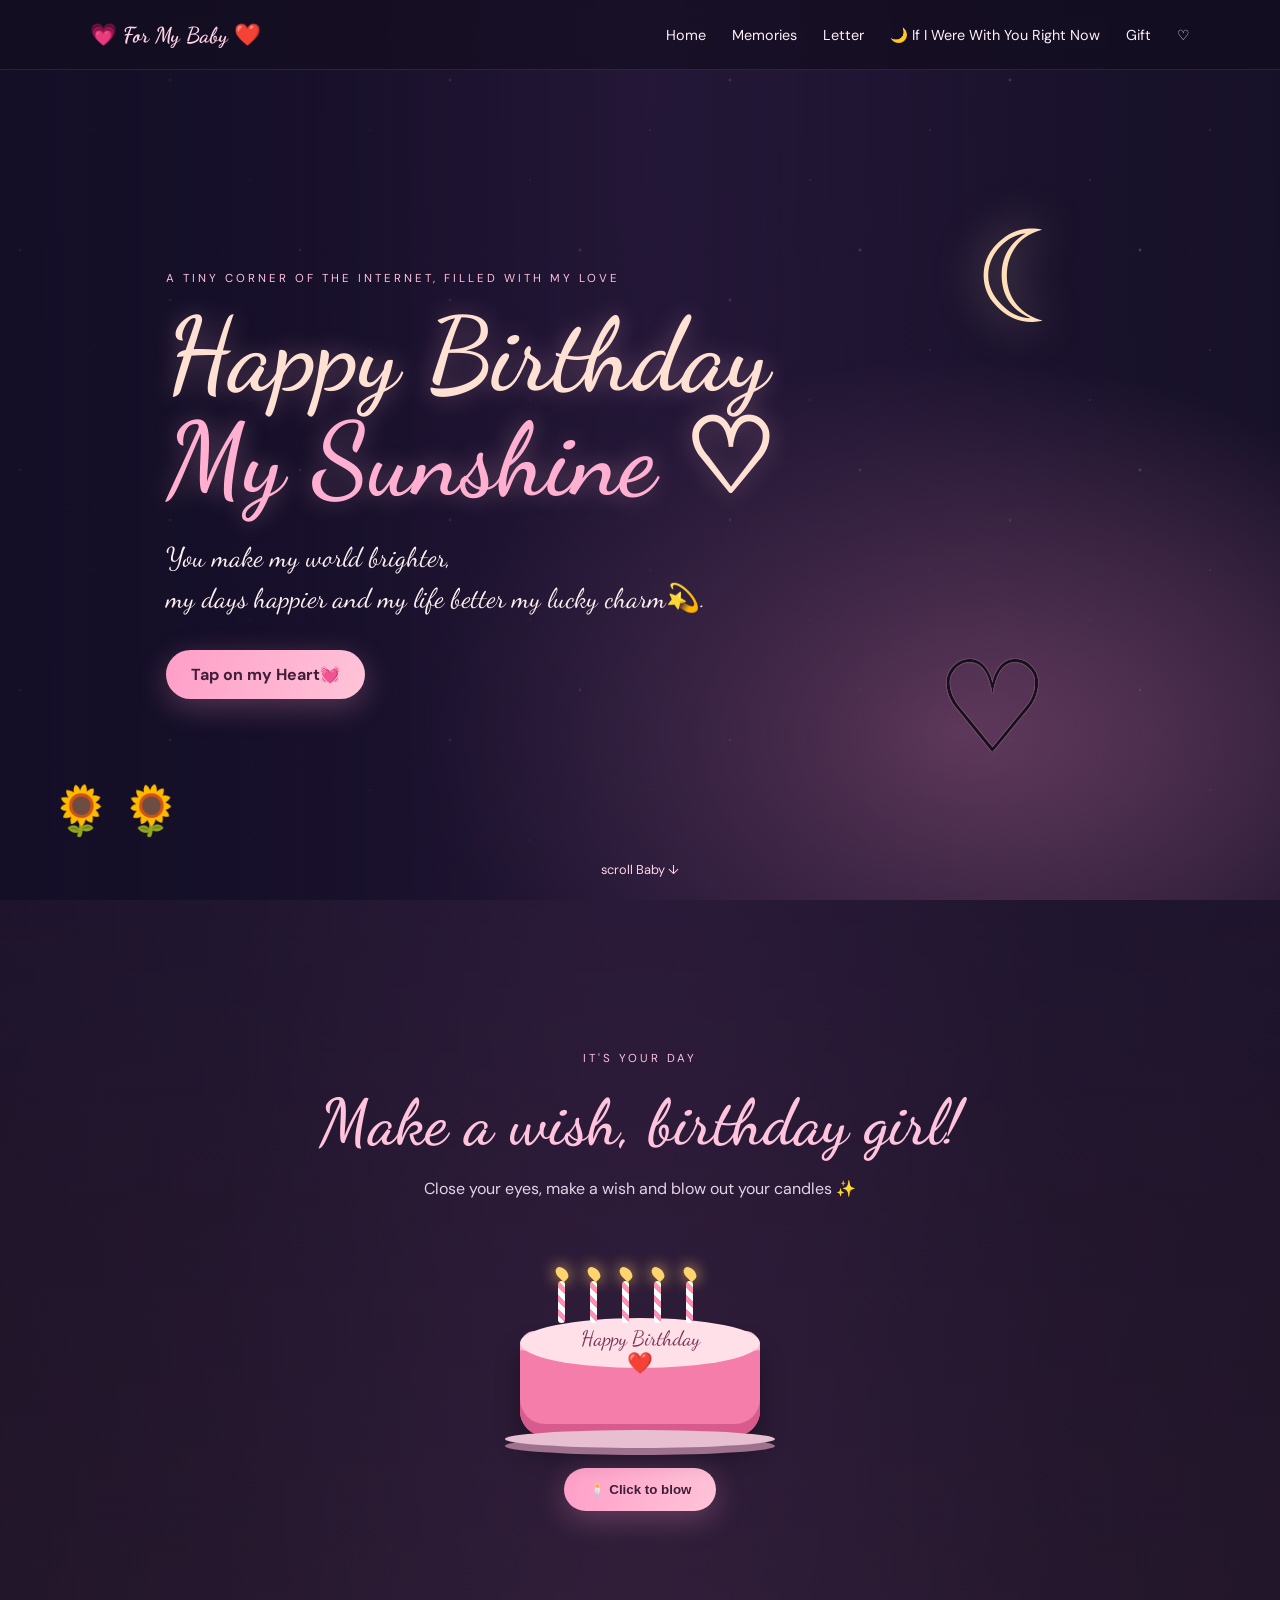
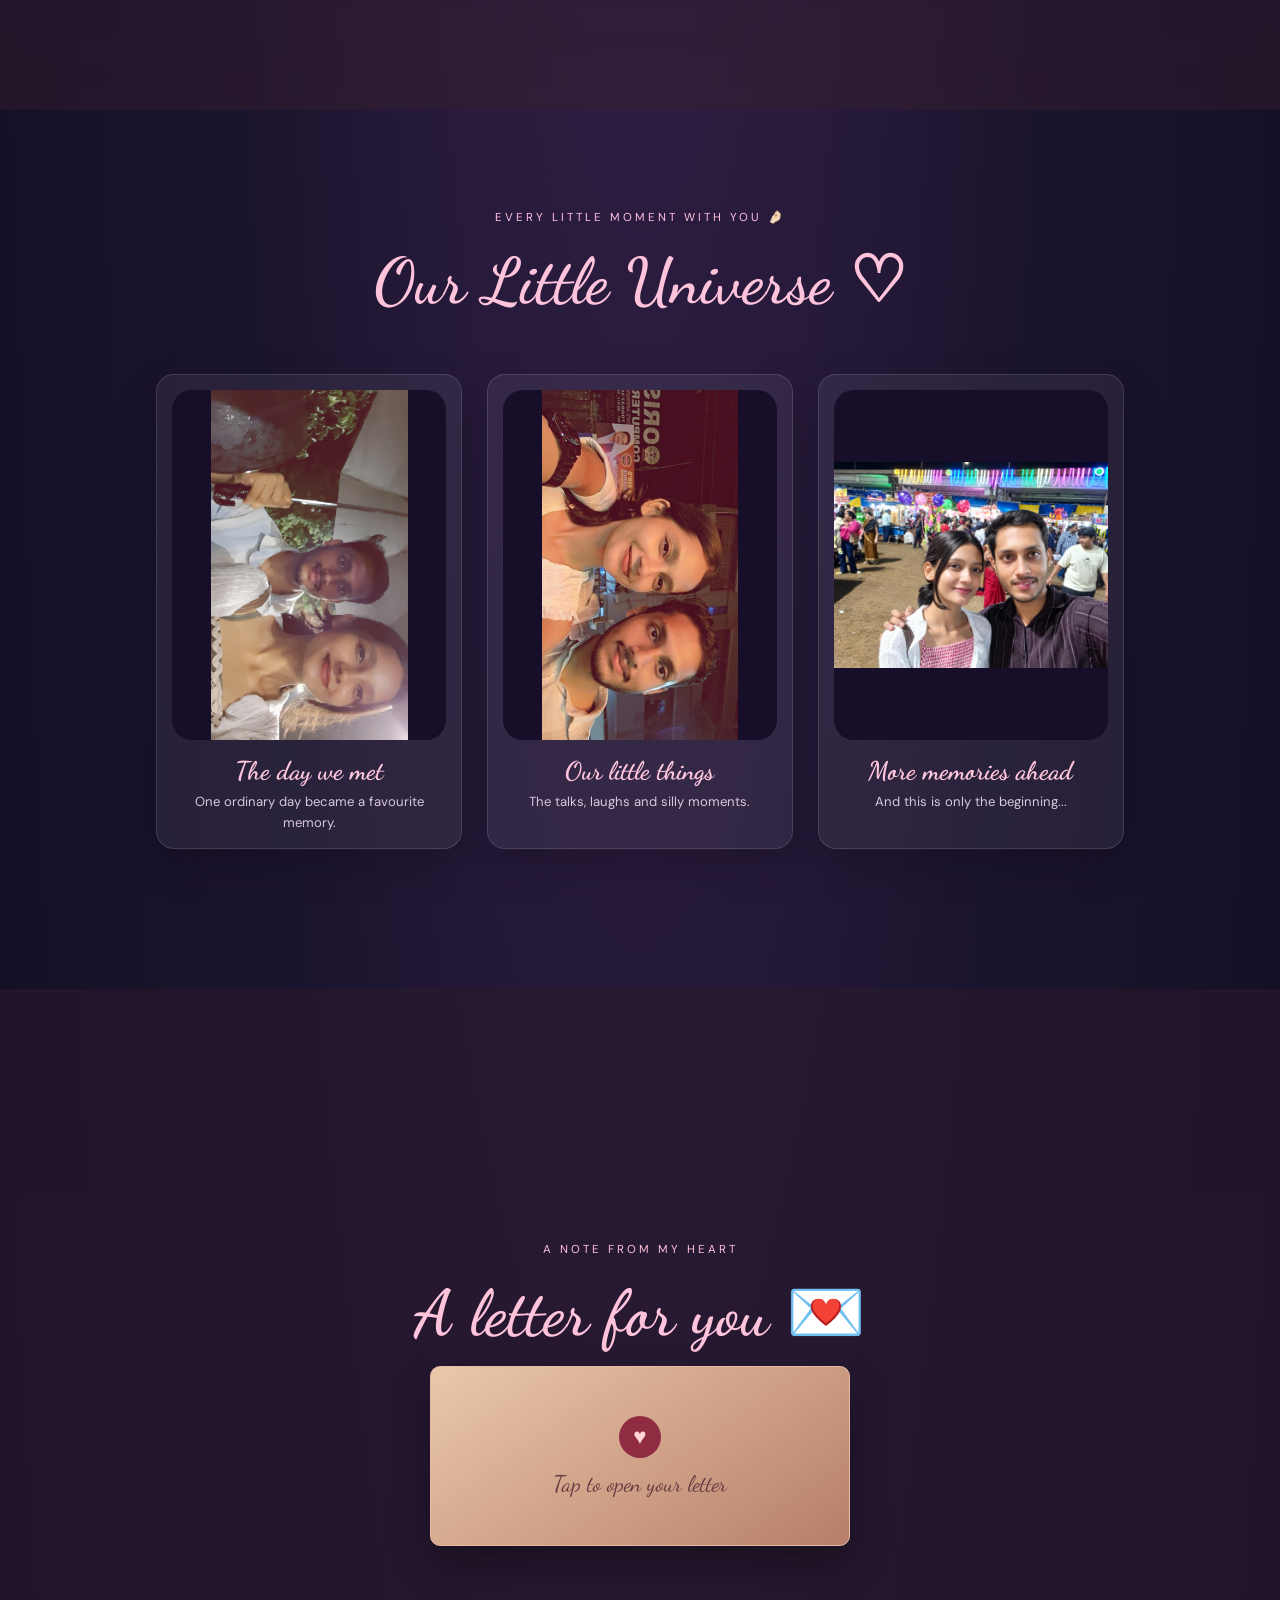
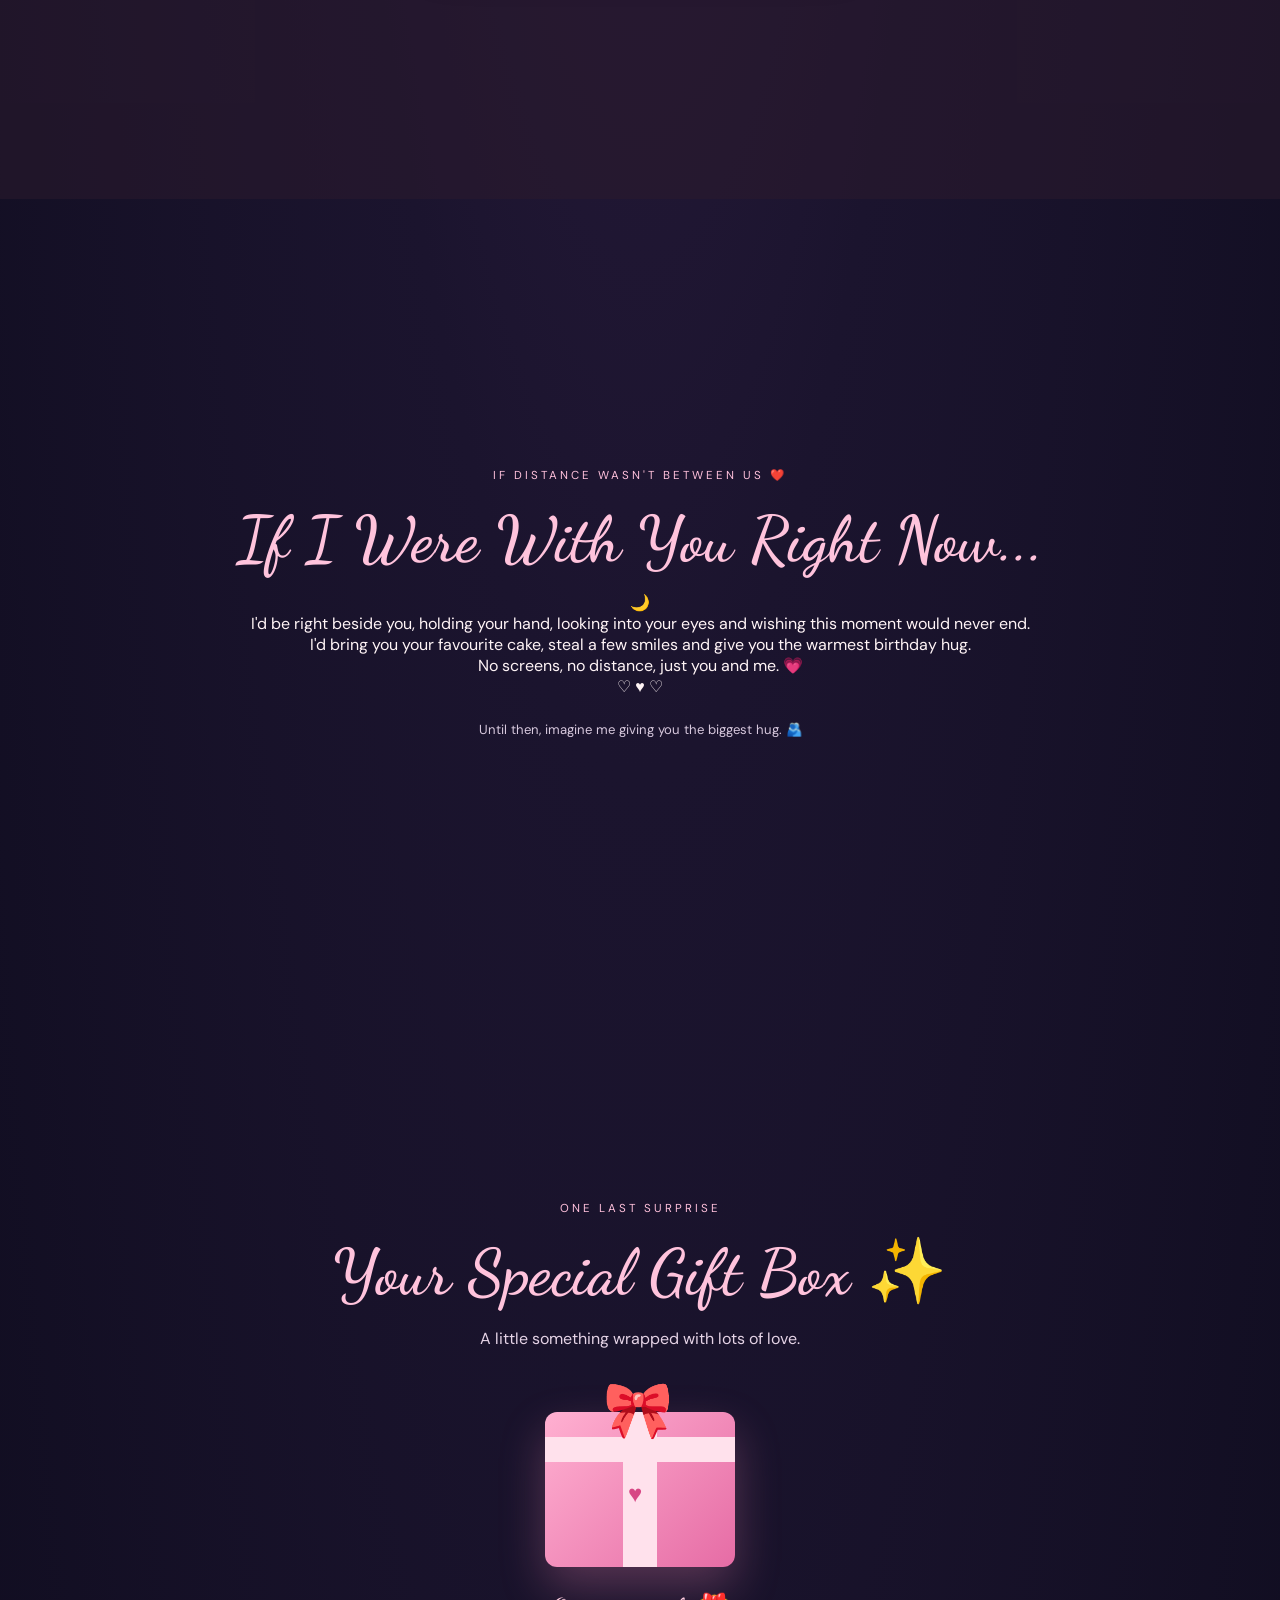
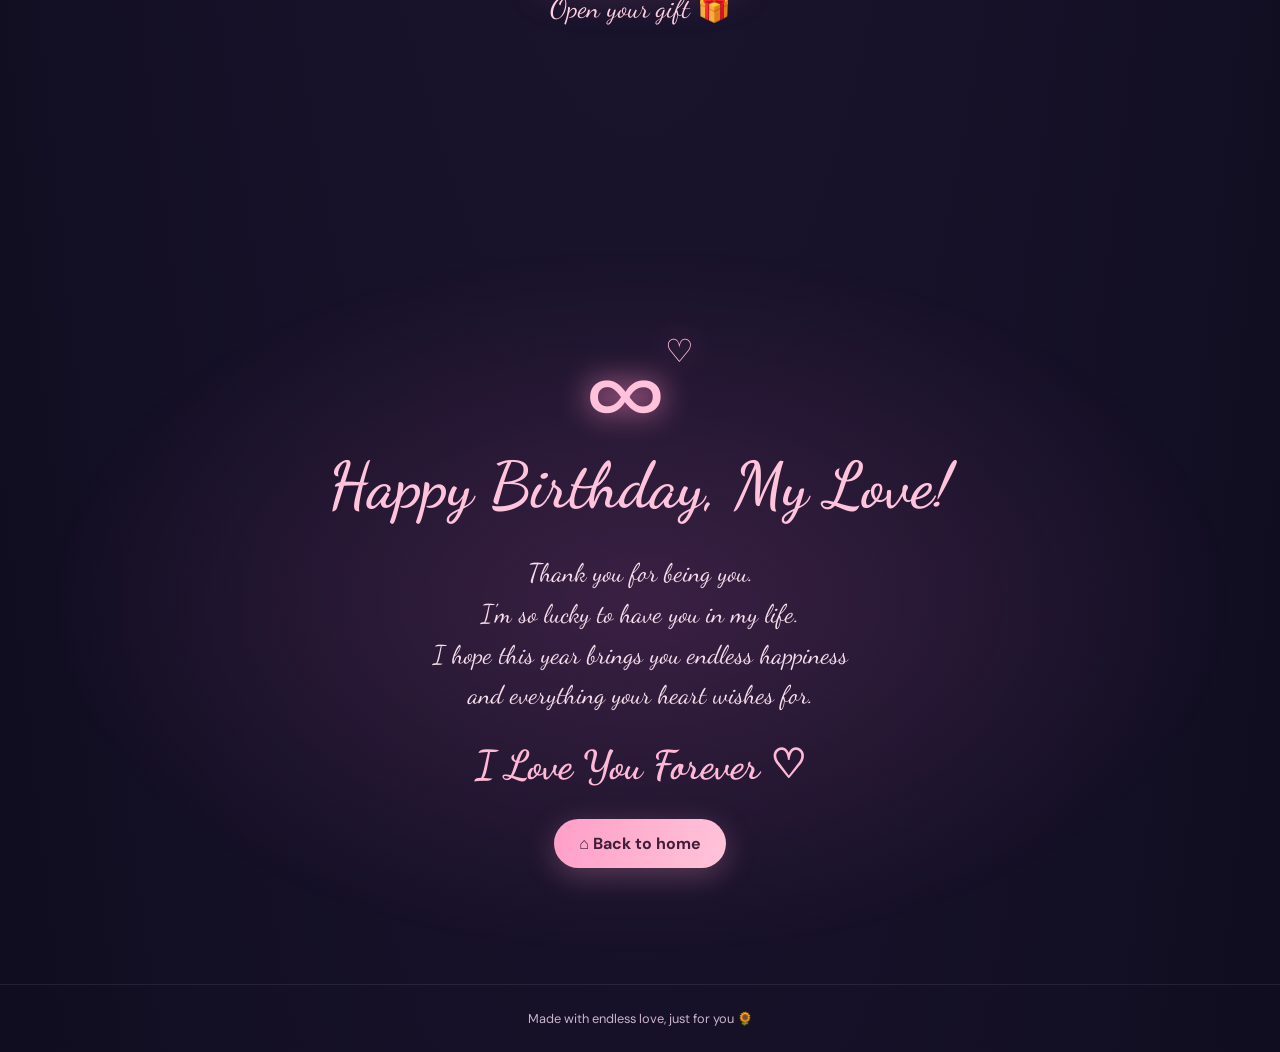
<file: index.html>
<!DOCTYPE html>
<html lang="en">
<head>
  <meta charset="UTF-8">
  <meta name="viewport" content="width=device-width, initial-scale=1.0">
  <meta name="theme-color" content="#170f29">
  <title> Guddu ❤️</title>
  <link rel="preconnect" href="https://fonts.googleapis.com">
  <link rel="preconnect" href="https://fonts.gstatic.com" crossorigin>
  <link href="https://fonts.googleapis.com/css2?family=DM+Sans:wght@400;500;600;700&family=Dancing+Script:wght@500;600;700&display=swap" rel="stylesheet">
  <link rel="stylesheet" href="style.css">
</head>
<body>
  <div class="stars" aria-hidden="true"></div>
  <header class="navbar">
    <a class="brand" href="#home">💗 For My Baby ❤️</a>
    <button class="menu-toggle" aria-label="Toggle menu">☰</button>
    <nav id="nav">
      <a href="#home">Home</a><a href="#memories">Memories</a><a href="#letter">Letter</a>
      <a href="#live">🌙 If I Were With You Right Now</a><a href="#gift">Gift</a><a href="#final">♡</a>
    </nav>
  </header>

  <main>
    <section id="home" class="hero section">
      <div class="sunflowers">🌻 🌻</div>
      <div class="hero-copy">
        <p class="eyebrow">A tiny corner of the internet, filled with my love</p>
        <h1>Happy Birthday<br><span>My Sunshine</span> ♡</h1>
        <p class="lead">You make my world brighter,<br>my days happier and my life better my lucky charm💫.</p>
        <a class="button" href="#cake"> Tap on my Heart💓</a>
      </div>
      <div class="moon">☾</div>
      <div class="couple-silhouette">♡</div>
      <a class="scroll-hint" href="#cake">scroll  Baby ↓</a>
    </section>

    <section id="cake" class="section cake-section">
      <p class="eyebrow">It's Your day</p>
      <h2>Make a wish, birthday girl!</h2>
      <p class="subtext">Close your eyes, make a wish and blow out your candles ✨</p>
      <div class="cake-wrap">
        <div class="cake">
          <div class="candles"><i></i><i></i><i></i><i></i><i></i></div>
          <div class="icing">Happy Birthday<br>❤️</div>
          <div class="cake-body"></div>
          <div class="cake-plate"></div>
        </div>
      </div>
      <button class="button" id="blowBtn">🕯️ Click to blow</button>
      <p id="cakeMessage" class="message" aria-live="polite"></p>
    </section>

    <section id="memories" class="section">
      <p class="eyebrow">Every little moment with you 🤌🏻</p>
      <h2>Our Little Universe ♡</h2>
      <div class="memory-grid">

  <article class="memory-card">
    <div class="photo-placeholder">
      <img src="assets/first_day.jpeg" alt="The day we met">
    </div>
    <h3>The day we met</h3>
    <p>One ordinary day became a favourite memory.</p>
  </article>

  <article class="memory-card">
    <div class="photo-placeholder">
      <img src="assets/favourite.jpeg" alt="Our favourite memory">
    </div>
    <h3>Our little things</h3>
    <p>The talks, laughs and silly moments.</p>
  </article>

  <article class="memory-card">
    <div class="photo-placeholder">
      <img src="assets/memories.jpeg" alt="Our memories">
    </div>
    <h3>More memories ahead</h3>
    <p>And this is only the beginning...</p>
  </article>

</div>
    </section>

    <section id="letter" class="section letter-section">
      <p class="eyebrow">A note from my heart</p>
      <h2>A letter for you 💌</h2>
      <button class="envelope" id="openLetter" aria-label="Open the love letter">
        <span class="seal">♥</span><span>Tap to open your letter</span>
      </button>
      <article class="letter-paper" id="letterPaper">
        <h3>My Girl,</h3>
        <p>Happy Birthday, my love! I hope today reminds you how special you are. Thank you for bringing so much happiness, laughter and warmth into my life.</p>
        <p>I may not always find the perfect words, but I hope my efforts remind you that you are loved, appreciated and celebrated — today and every day.</p>
        <p>May all your little dreams find their way to you. Keep smiling, keep shining and always be your wonderful self Guddu.</p>
        <p class="signature">Always yours Nishuu ♡</p>
      </article>
    </section>

    <section id="live" class="section live-section">
  <p class="eyebrow">If distance wasn't between us ❤️</p>

  <h2>If I Were With You Right Now...</h2>

  <div class="live-card">
    <div class="live-icon">🌙</div>

    <p>
      I'd be right beside you, holding your hand,
      looking into your eyes and wishing this moment
      would never end.
    </p>

    <p>
      I'd bring you your favourite cake, steal a few
      smiles and give you the warmest birthday hug.
    </p>

    <p class="live-highlight">
      No screens, no distance, just you and me. 💗
    </p>

    <div class="live-hearts">♡ ♥ ♡</div>
  </div>

  <p class="hint">Until then, imagine me giving you the biggest hug. 🫂</p>
</section>

    <section id="gift" class="section gift-section">
      <p class="eyebrow">One last surprise</p>
      <h2>Your Special Gift Box ✨</h2>
      <p class="subtext">A little something wrapped with lots of love.</p>
      <button class="gift-box" id="openGift" aria-label="Open gift box"><span class="gift-ribbon"></span><span class="gift-bow">🎀</span><span class="gift-heart">♥</span></button>
      <p id="giftMessage" class="gift-message">Open your gift 🎁</p>
    </section>

    <section id="final" class="section final-section">
      <div class="infinity">∞<span>♡</span></div>
      <h2>Happy Birthday, My Love!</h2>
      <p>Thank you for being you.<br>I'm so lucky to have you in my life.<br>I hope this year brings you endless happiness<br>and everything your heart wishes for.</p>
      <strong>I Love You Forever ♡</strong>
      <a class="button" href="#home">⌂ Back to home</a>
    </section>
  </main>
  <footer>Made with endless love, just for you 🌻</footer>
  <script src="script.js"></script>
</body>
</html>
</file>
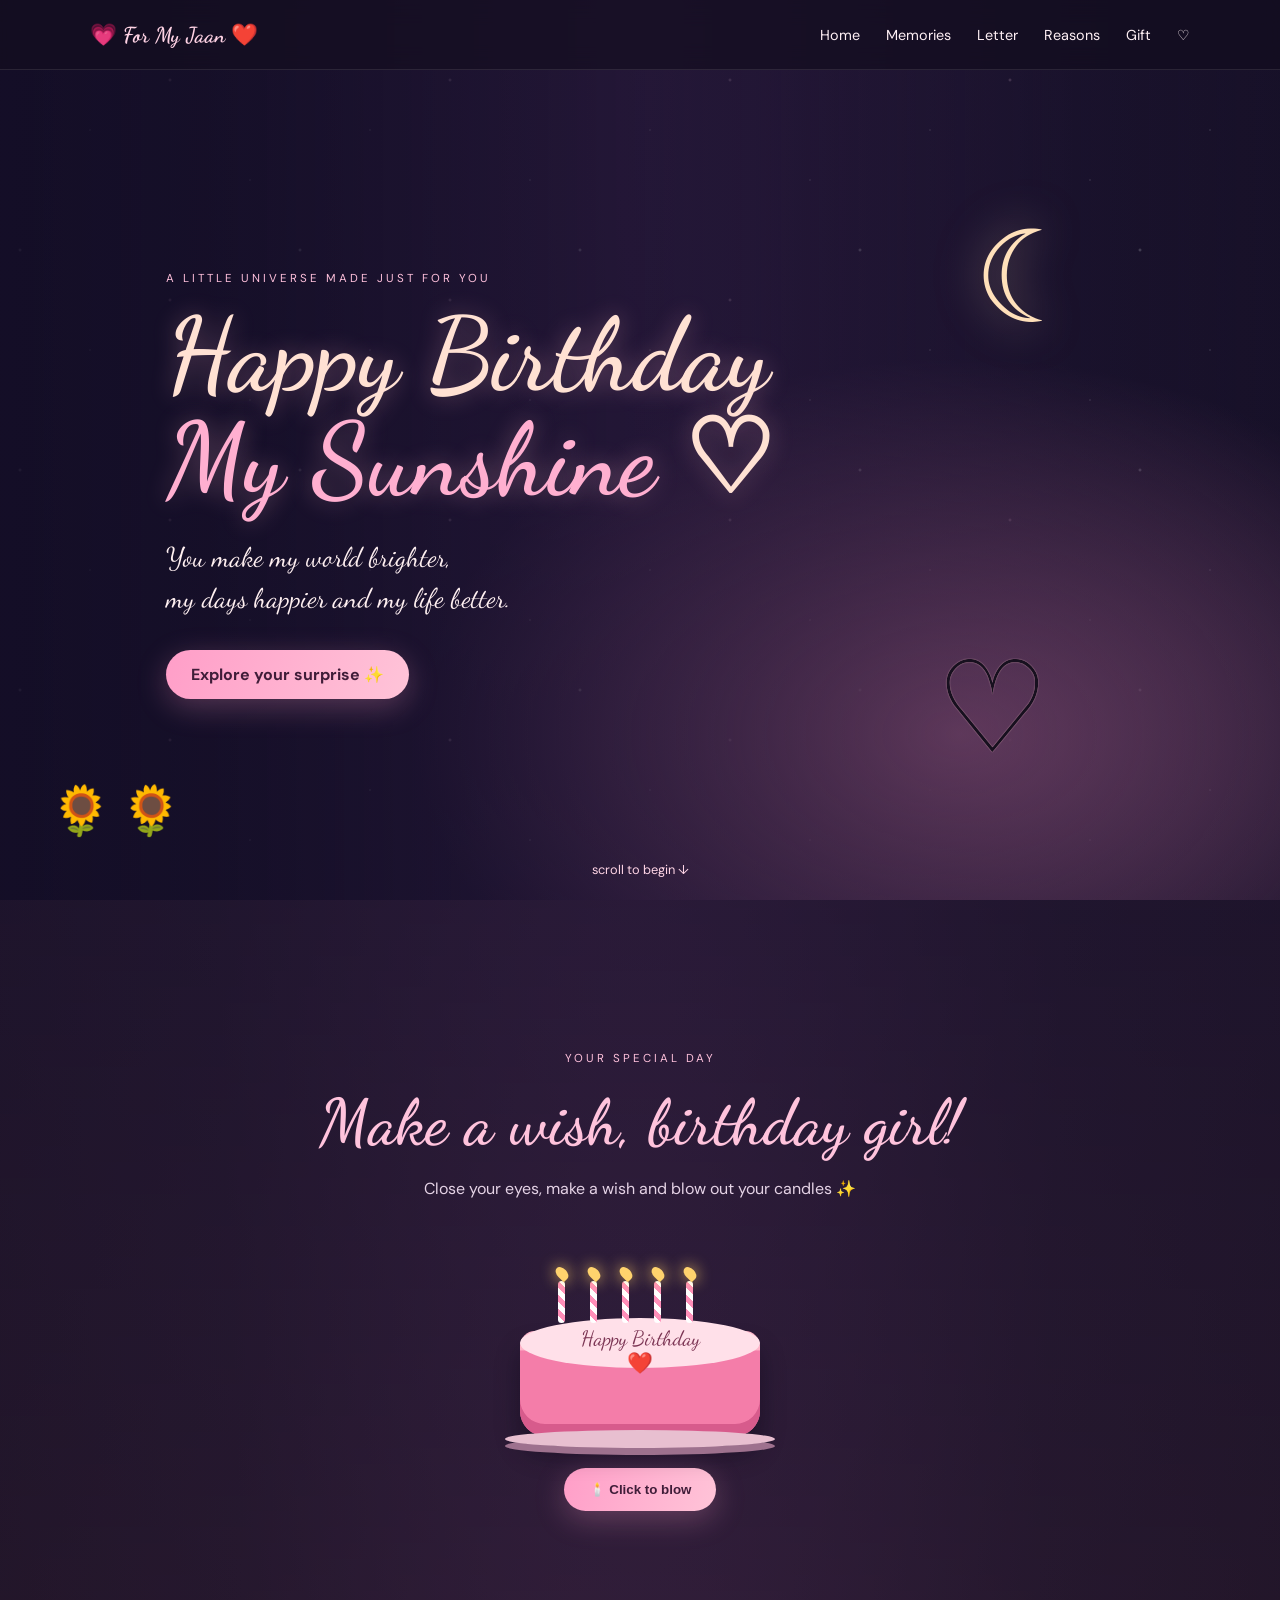
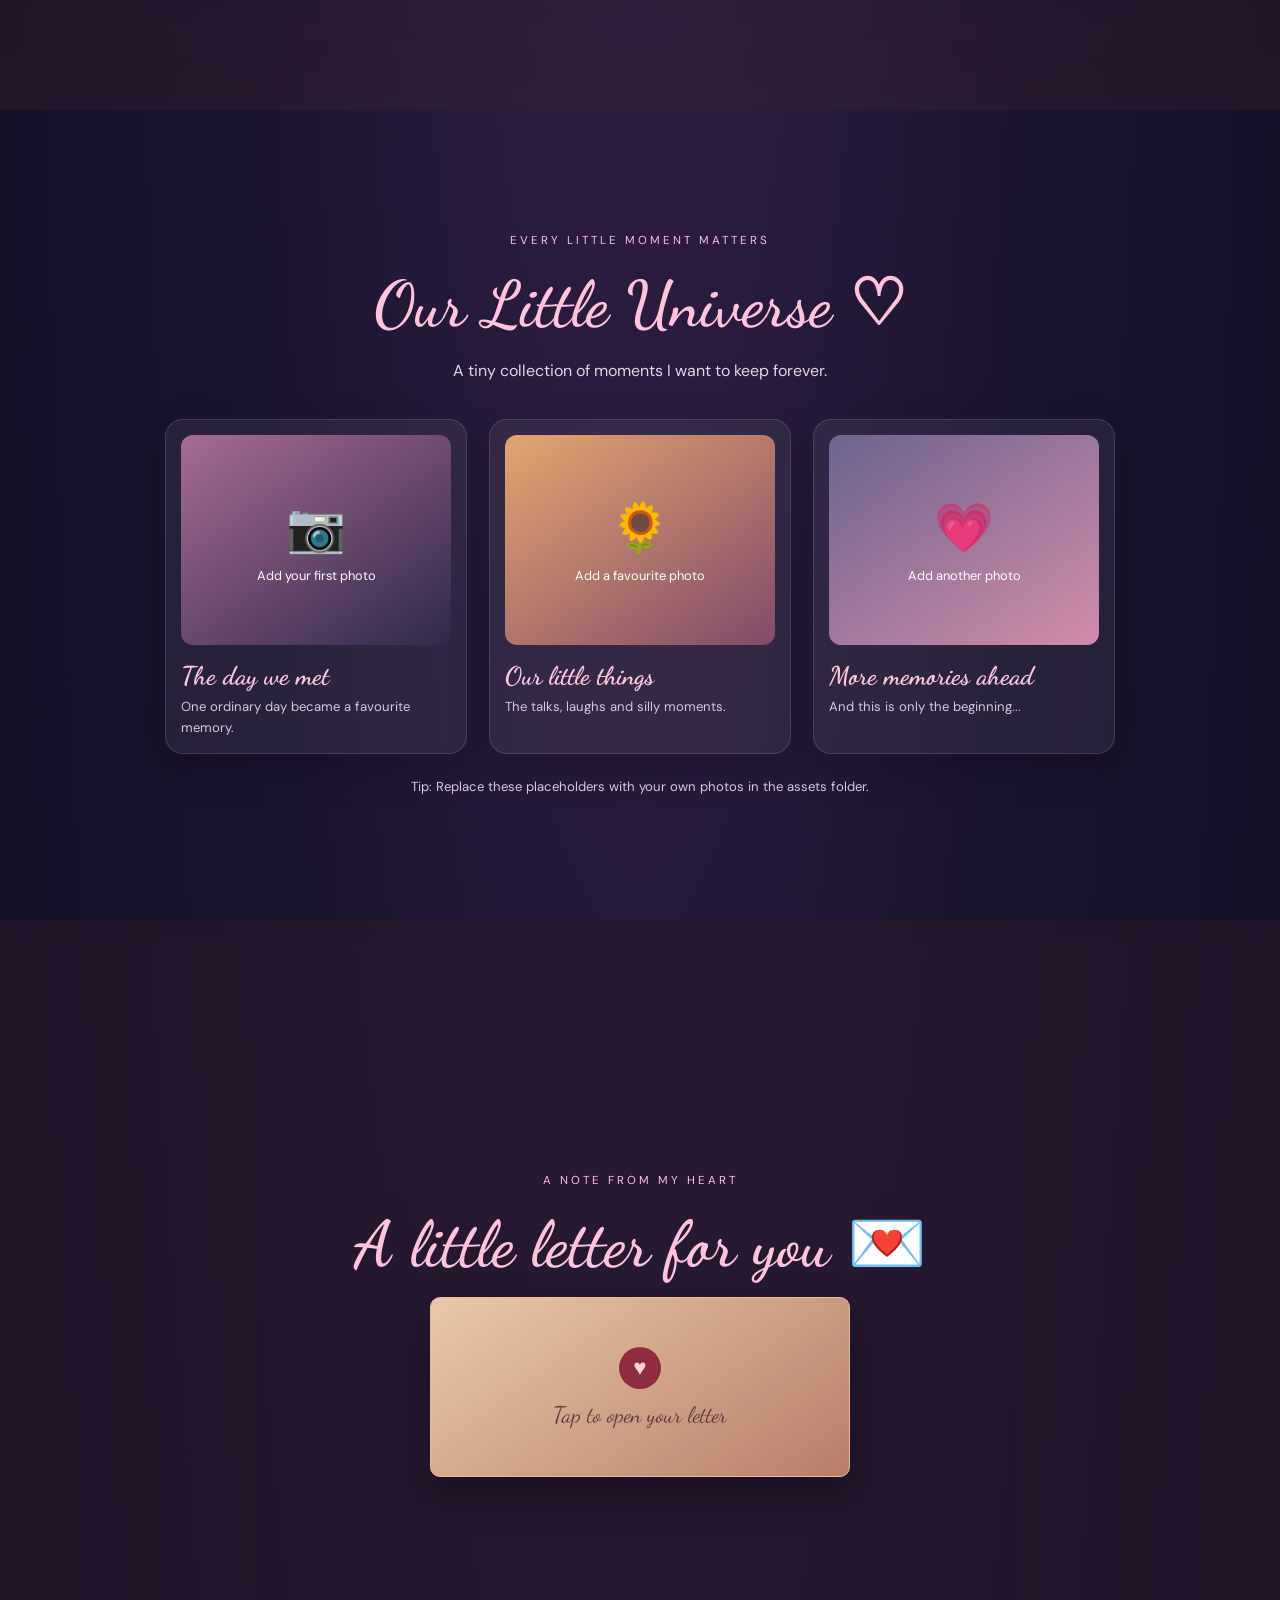
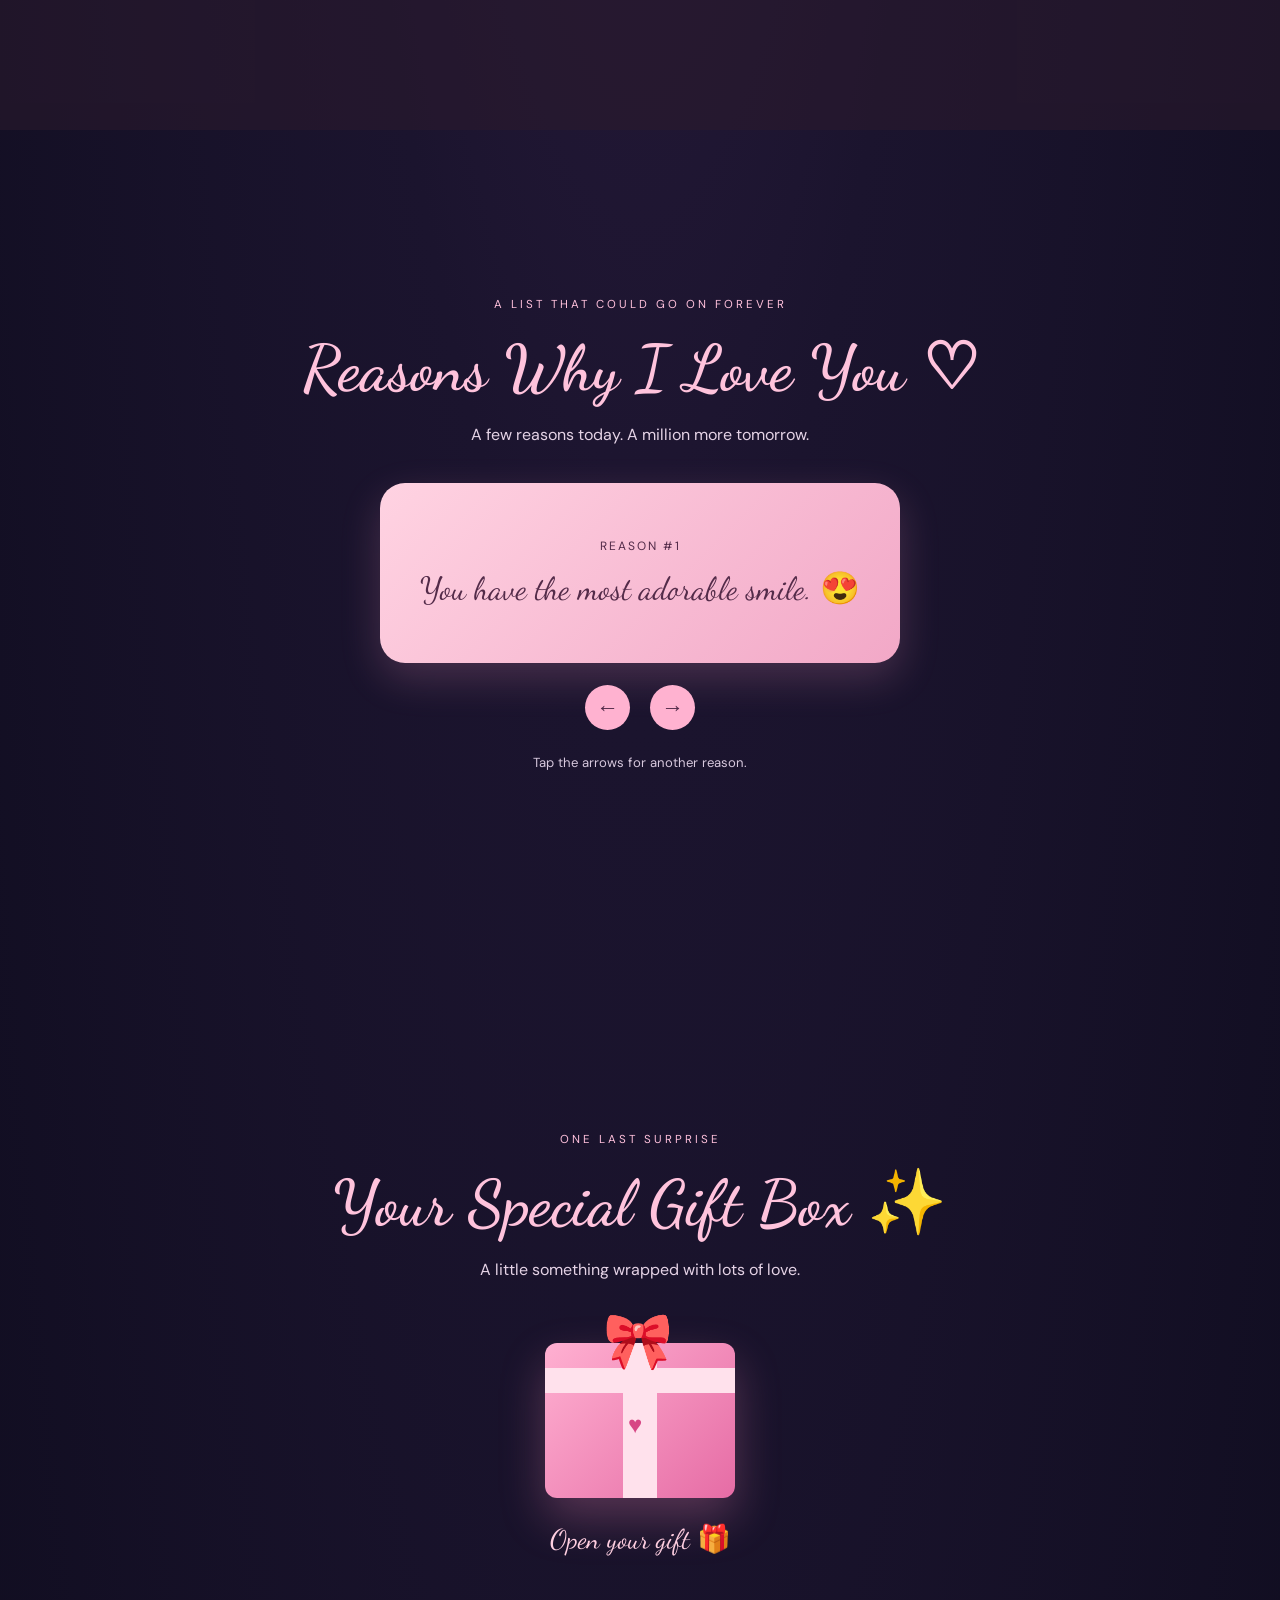
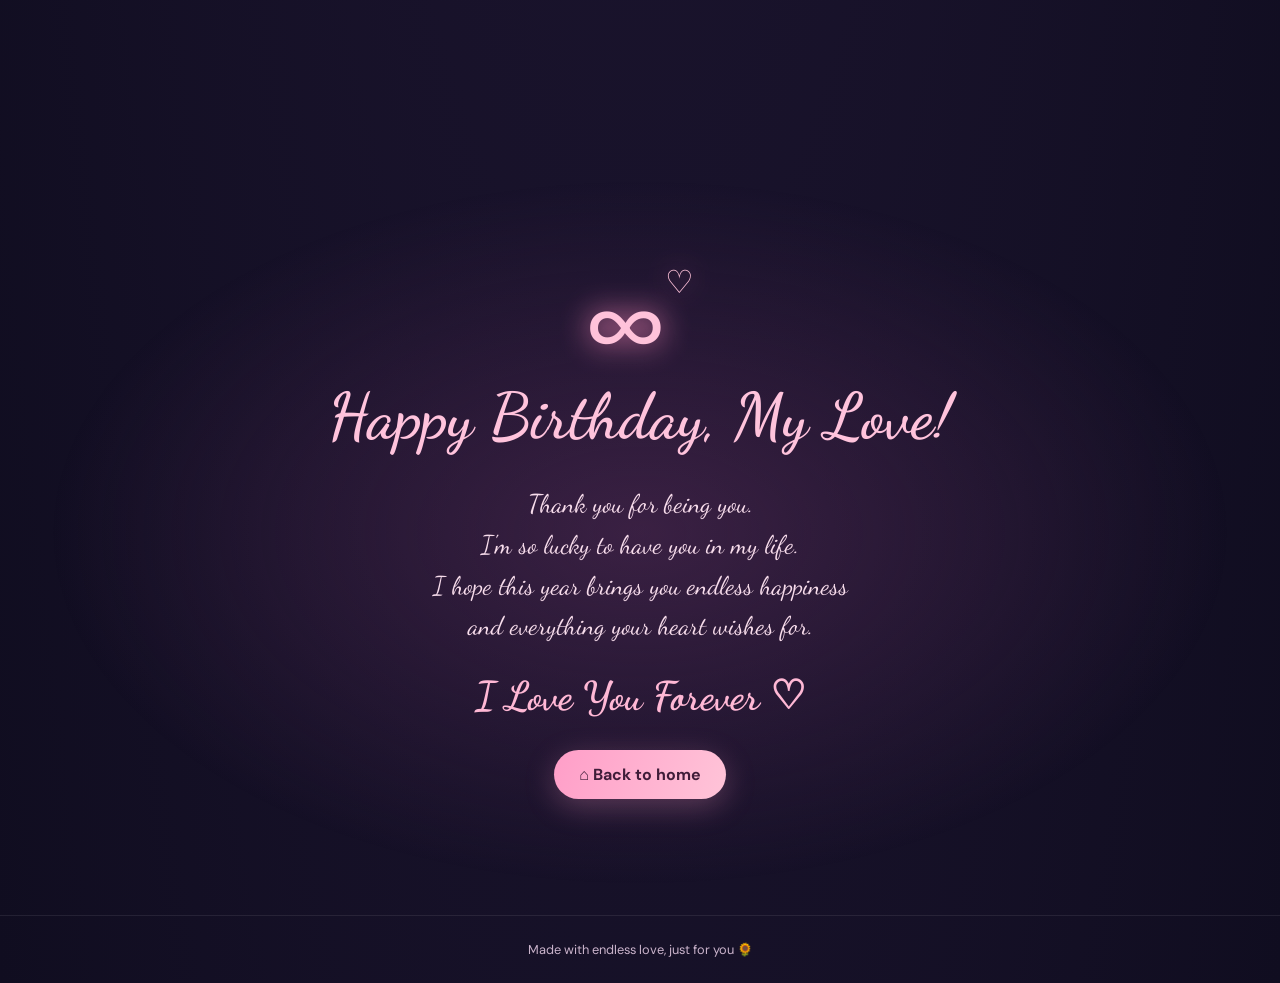
<file: birthday_website/index.html>
<!DOCTYPE html>
<html lang="en">
<head>
  <meta charset="UTF-8">
  <meta name="viewport" content="width=device-width, initial-scale=1.0">
  <meta name="theme-color" content="#170f29">
  <title>For My Sunshine ❤️</title>
  <link rel="preconnect" href="https://fonts.googleapis.com">
  <link rel="preconnect" href="https://fonts.gstatic.com" crossorigin>
  <link href="https://fonts.googleapis.com/css2?family=DM+Sans:wght@400;500;600;700&family=Dancing+Script:wght@500;600;700&display=swap" rel="stylesheet">
  <link rel="stylesheet" href="style.css">
</head>
<body>
  <div class="stars" aria-hidden="true"></div>
  <header class="navbar">
    <a class="brand" href="#home">💗 For My Jaan ❤️</a>
    <button class="menu-toggle" aria-label="Toggle menu">☰</button>
    <nav id="nav">
      <a href="#home">Home</a><a href="#memories">Memories</a><a href="#letter">Letter</a>
      <a href="#reasons">Reasons</a><a href="#gift">Gift</a><a href="#final">♡</a>
    </nav>
  </header>

  <main>
    <section id="home" class="hero section">
      <div class="sunflowers">🌻 🌻</div>
      <div class="hero-copy">
        <p class="eyebrow">A little universe made just for you</p>
        <h1>Happy Birthday<br><span>My Sunshine</span> ♡</h1>
        <p class="lead">You make my world brighter,<br>my days happier and my life better.</p>
        <a class="button" href="#cake">Explore your surprise ✨</a>
      </div>
      <div class="moon">☾</div>
      <div class="couple-silhouette">♡</div>
      <a class="scroll-hint" href="#cake">scroll to begin ↓</a>
    </section>

    <section id="cake" class="section cake-section">
      <p class="eyebrow">Your special day</p>
      <h2>Make a wish, birthday girl!</h2>
      <p class="subtext">Close your eyes, make a wish and blow out your candles ✨</p>
      <div class="cake-wrap">
        <div class="cake">
          <div class="candles"><i></i><i></i><i></i><i></i><i></i></div>
          <div class="icing">Happy Birthday<br>❤️</div>
          <div class="cake-body"></div>
          <div class="cake-plate"></div>
        </div>
      </div>
      <button class="button" id="blowBtn">🕯️ Click to blow</button>
      <p id="cakeMessage" class="message" aria-live="polite"></p>
    </section>

    <section id="memories" class="section">
      <p class="eyebrow">Every little moment matters</p>
      <h2>Our Little Universe ♡</h2>
      <p class="subtext">A tiny collection of moments I want to keep forever.</p>
      <div class="memory-grid">
        <article class="memory-card"><div class="photo-placeholder photo-one">📷<small>Add your first photo</small></div><h3>The day we met</h3><p>One ordinary day became a favourite memory.</p></article>
        <article class="memory-card"><div class="photo-placeholder photo-two">🌻<small>Add a favourite photo</small></div><h3>Our little things</h3><p>The talks, laughs and silly moments.</p></article>
        <article class="memory-card"><div class="photo-placeholder photo-three">💗<small>Add another photo</small></div><h3>More memories ahead</h3><p>And this is only the beginning...</p></article>
      </div>
      <p class="hint">Tip: Replace these placeholders with your own photos in the assets folder.</p>
    </section>

    <section id="letter" class="section letter-section">
      <p class="eyebrow">A note from my heart</p>
      <h2>A little letter for you 💌</h2>
      <button class="envelope" id="openLetter" aria-label="Open the love letter">
        <span class="seal">♥</span><span>Tap to open your letter</span>
      </button>
      <article class="letter-paper" id="letterPaper">
        <h3>My Dearest,</h3>
        <p>Happy Birthday, my love! I hope today reminds you how special you are. Thank you for bringing so much happiness, laughter and warmth into my life.</p>
        <p>I may not always find the perfect words, but I hope my efforts remind you that you are loved, appreciated and celebrated — today and every day.</p>
        <p>May all your little dreams find their way to you. Keep smiling, keep shining and always be your wonderful self.</p>
        <p class="signature">Always yours ♡</p>
      </article>
    </section>

    <section id="reasons" class="section reasons-section">
      <p class="eyebrow">A list that could go on forever</p>
      <h2>Reasons Why I Love You ♡</h2>
      <p class="subtext">A few reasons today. A million more tomorrow.</p>
      <div class="reason-card"><span id="reasonNumber">Reason #1</span><p id="reasonText">You have the most adorable smile. 😍</p></div>
      <div class="reason-controls"><button class="round-button" id="prevReason" aria-label="Previous reason">←</button><button class="round-button" id="nextReason" aria-label="Next reason">→</button></div>
      <p class="hint">Tap the arrows for another reason.</p>
    </section>

    <section id="gift" class="section gift-section">
      <p class="eyebrow">One last surprise</p>
      <h2>Your Special Gift Box ✨</h2>
      <p class="subtext">A little something wrapped with lots of love.</p>
      <button class="gift-box" id="openGift" aria-label="Open gift box"><span class="gift-ribbon"></span><span class="gift-bow">🎀</span><span class="gift-heart">♥</span></button>
      <p id="giftMessage" class="gift-message">Open your gift 🎁</p>
    </section>

    <section id="final" class="section final-section">
      <div class="infinity">∞<span>♡</span></div>
      <h2>Happy Birthday, My Love!</h2>
      <p>Thank you for being you.<br>I'm so lucky to have you in my life.<br>I hope this year brings you endless happiness<br>and everything your heart wishes for.</p>
      <strong>I Love You Forever ♡</strong>
      <a class="button" href="#home">⌂ Back to home</a>
    </section>
  </main>
  <footer>Made with endless love, just for you 🌻</footer>
  <script src="script.js"></script>
</body>
</html>
</file>
<file: style.css>
*{box-sizing:border-box;margin:0;padding:0}
:root{--pink:#ff9fc8;--cream:#fff0e7;--lav:#d7b7ff;--night:#160f28}
html{scroll-behavior:smooth;scroll-padding-top:78px}
body{font-family:'DM Sans',sans-serif;background:radial-gradient(ellipse at top,#39234d 0,#1b142e 48%,#100d20 100%);color:#fff4f6;overflow-x:hidden}
.stars{position:fixed;inset:0;pointer-events:none;opacity:.45;background-image:radial-gradient(2px 2px at 20px 30px,#fff,transparent),radial-gradient(1px 1px at 90px 130px,#fff,transparent),radial-gradient(2px 2px at 170px 80px,#ffd9eb,transparent),radial-gradient(1px 1px at 250px 180px,#fff,transparent);background-size:280px 220px;z-index:-1}
.navbar{height:70px;padding:0 7%;display:flex;align-items:center;justify-content:space-between;background:#130e20d9;backdrop-filter:blur(12px);position:sticky;top:0;z-index:10;border-bottom:1px solid #ffffff18}
.brand{font-family:'Dancing Script',cursive;font-size:1.35rem;color:#ffd3e5;text-decoration:none;font-weight:700}
nav{display:flex;gap:26px}nav a{color:#fff0f5;text-decoration:none;font-size:.9rem;transition:.2s}nav a:hover{color:var(--pink)}
.menu-toggle{display:none;background:none;border:0;color:white;font-size:1.5rem}
.section{min-height:90vh;padding:100px 8%;display:flex;flex-direction:column;align-items:center;justify-content:center;text-align:center;position:relative}
.hero{min-height:calc(100vh - 70px);align-items:flex-start;text-align:left;padding-left:13%;background:linear-gradient(90deg,#140e27d9,#1a112b55),radial-gradient(ellipse at 75% 80%,#9b5b85 0,transparent 40%)}
.hero-copy{position:relative;z-index:1}.eyebrow{color:#ffc1dc;text-transform:uppercase;letter-spacing:3px;font-size:.72rem;margin-bottom:18px}
h1,h2{font-family:'Dancing Script',cursive;font-weight:600}h1{font-size:clamp(3.4rem,8vw,6.5rem);line-height:1.02;color:#ffe1d3;text-shadow:0 0 25px #ffb3c855}h1 span{color:#ffafd0}h2{font-size:clamp(2.5rem,5vw,4rem);color:#ffc3dc;margin-bottom:14px}
.lead{font-family:'Dancing Script',cursive;font-size:1.7rem;line-height:1.5;margin:25px 0 30px;color:#fff0f1}
.button{display:inline-block;border:0;border-radius:30px;padding:14px 25px;background:linear-gradient(110deg,#ff9ec8,#ffc4d8);color:#401d39;text-decoration:none;font-weight:700;box-shadow:0 8px 30px #ff9ec844;cursor:pointer;transition:.25s}
.button:hover{transform:translateY(-3px);box-shadow:0 12px 35px #ff9ec877}
.moon{position:absolute;right:15%;top:15%;font-size:8rem;color:#ffe0ba;text-shadow:0 0 45px #ffe0ba88}.sunflowers{position:absolute;bottom:7%;left:4%;font-size:3rem}.couple-silhouette{position:absolute;right:18%;bottom:13%;font-size:8rem;color:#17101f;text-shadow:0 0 1px #ffc0d0}.scroll-hint{position:absolute;bottom:22px;left:50%;transform:translateX(-50%);color:#ffd5e6;text-decoration:none;font-size:.8rem}
.subtext{color:#e5d3e6;margin:0 auto 35px;max-width:600px;line-height:1.7}
.cake-section{background:linear-gradient(180deg,#24172f99,#39202f66)}
.cake-wrap{padding:30px 0 20px}.cake{position:relative;width:260px;height:180px;margin:auto}.cake-body{position:absolute;bottom:12px;left:10px;width:240px;height:105px;border-radius:15px 15px 25px 25px;background:linear-gradient(#ffb4c9 0 18%,#f47da9 19% 100%);box-shadow:inset 0 -12px #d75b8c,0 18px 25px #08051166}.icing{position:absolute;z-index:2;bottom:80px;left:10px;width:240px;height:50px;border-radius:50%;background:#ffe0e9;color:#7b3453;font-family:'Dancing Script';font-size:1.3rem;padding-top:8px}.cake-plate{position:absolute;bottom:0;left:-5px;width:270px;height:18px;border-radius:50%;background:#e8bfd0;box-shadow:0 7px 0 #9e718e}
.candles{position:absolute;z-index:3;bottom:125px;left:48px;display:flex;gap:25px}.candles i{width:7px;height:42px;background:repeating-linear-gradient(45deg,#fff 0 5px,#ff8fb9 5px 10px);border-radius:4px;position:relative}.candles i:before{content:'';position:absolute;width:10px;height:15px;border-radius:50% 50% 50% 0;background:#ffd36d;top:-15px;left:-1px;transform:rotate(-45deg);box-shadow:0 0 15px #ffcf65}
.candles.off i:before{display:none}.message{margin-top:18px;color:#ffd5e6;font-family:'Dancing Script';font-size:1.6rem;min-height:30px}
.memory-grid{display:grid;grid-template-columns:repeat(3,minmax(0,1fr));gap:22px;width:min(100%,950px)}
.memory-card{background:#ffffff10;border:1px solid #ffffff20;border-radius:18px;padding:15px;text-align:left;box-shadow:0 15px 40px #08051133}.photo-placeholder{height:210px;border-radius:12px;display:flex;flex-direction:column;align-items:center;justify-content:center;font-size:3rem;color:#fff}.photo-placeholder small{font-size:.8rem;margin-top:8px}.photo-one{background:linear-gradient(145deg,#a76c91,#30294b)}.photo-two{background:linear-gradient(145deg,#e2a56e,#824b6a)}.photo-three{background:linear-gradient(145deg,#6d648e,#d18ca9)}
.memory-card h3{font-family:'Dancing Script';font-size:1.6rem;color:#ffc5dc;margin:15px 0 5px}.memory-card p,.hint{font-size:.82rem;color:#d7c8dd;line-height:1.6}.hint{margin-top:22px}
.letter-section{background:#2c1c2d88}.envelope{width:min(420px,90vw);height:180px;border:1px solid #e7b9a6;border-radius:10px;background:linear-gradient(145deg,#eac8a9,#b77e69);color:#633a42;font-family:'Dancing Script';font-size:1.4rem;box-shadow:0 18px 40px #0005;cursor:pointer;position:relative}.seal{display:block;background:#8f2c42;color:#ffd5d5;border-radius:50%;width:42px;height:42px;line-height:42px;margin:0 auto 12px}.letter-paper{display:none;text-align:left;max-width:620px;background:#f2dfc6;color:#543a3b;padding:35px 40px;margin-top:25px;border-radius:5px;box-shadow:0 15px 45px #0006;font-family:'Dancing Script';font-size:1.35rem;line-height:1.65;transform:translateY(12px)}.letter-paper.show{display:block;animation:appear .5s forwards}.letter-paper h3{font-size:2rem;margin-bottom:12px}.letter-paper p{margin:10px 0}.signature{text-align:right;font-weight:bold}
.reason-card{width:min(520px,90vw);min-height:180px;background:linear-gradient(135deg,#ffd3e2,#f2a8c7);border-radius:25px;padding:30px;color:#532b49;display:flex;flex-direction:column;align-items:center;justify-content:center;box-shadow:0 15px 40px #ff9ec833}.reason-card span{font-size:.75rem;text-transform:uppercase;letter-spacing:2px}.reason-card p{font-family:'Dancing Script';font-size:2rem;margin-top:15px}.reason-controls{display:flex;gap:20px;margin-top:22px}.round-button{width:45px;height:45px;border:0;border-radius:50%;background:#ffb2d0;color:#532b49;font-size:1.4rem;cursor:pointer}
.gift-box{position:relative;width:190px;height:155px;border:0;background:linear-gradient(135deg,#ffb0d1,#e66ca5);border-radius:12px;box-shadow:0 20px 45px #ff8dbb44;cursor:pointer;margin:25px 0;transition:.5s}.gift-box:before{content:'';position:absolute;left:0;right:0;top:25px;height:25px;background:#ffe1ec}.gift-ribbon{position:absolute;top:0;bottom:0;left:78px;width:34px;background:#ffe1ec}.gift-bow{position:absolute;top:-35px;left:58px;font-size:3.5rem}.gift-heart{position:absolute;top:68px;left:83px;color:#d74785;font-size:1.5rem}.gift-box.open{transform:translateY(-15px) rotate(-5deg);opacity:.65}.gift-message{font-family:'Dancing Script';font-size:1.7rem;color:#ffd1e2;min-height:35px}
.final-section{min-height:85vh;background:radial-gradient(ellipse at center,#4c2850aa,transparent 65%)}.final-section p{font-family:'Dancing Script';font-size:1.6rem;line-height:1.6;color:#f8ddec;margin:15px 0 25px}.final-section strong{font-family:'Dancing Script';font-size:2.5rem;color:#ffb8d5;margin-bottom:30px}.infinity{font-size:7rem;line-height:1;color:#ffc2da;text-shadow:0 0 30px #ff8bbd}.infinity span{font-size:2rem;vertical-align:top}
footer{text-align:center;padding:25px;color:#cbb4cc;font-size:.8rem;border-top:1px solid #ffffff15}
@keyframes appear{to{opacity:1;transform:translateY(0)}}@media(max-width:700px){.navbar{padding:0 5%}.menu-toggle{display:block}nav{display:none;position:absolute;top:70px;left:0;right:0;background:#171025;padding:20px;flex-direction:column;align-items:center;gap:18px}nav.open{display:flex}.section{padding:80px 6%;min-height:auto}.hero{min-height:calc(100vh - 70px);padding-left:8%}.moon{font-size:5rem;right:8%;top:18%}.couple-silhouette{right:10%;bottom:18%;font-size:5rem}.sunflowers{font-size:2rem}.memory-grid{grid-template-columns:1fr;max-width:420px}.photo-placeholder{height:190px}h1{font-size:3.7rem}.letter-paper{padding:25px;font-size:1.2rem}.cake{transform:scale(.85)}}
.memory-grid {
    display: grid;
    grid-template-columns: repeat(3, 1fr);
    gap: 25px;
    width: 90%;
    max-width: 1100px;
    margin: 40px auto;
}

.memory-card {
    overflow: hidden;
    border-radius: 18px;
    text-align: center;
}

.photo-placeholder {
    width: 100%;
    height: 350px;
    overflow: hidden;
    border-radius: 20px;
    background: #170f29;
    display: flex;
    justify-content: center;
    align-items: center;
}

.photo-placeholder img {
    width: 100%;
    height: 100%;
    object-fit: contain;
    display: block;
}

@media (max-width: 768px) {
    .memory-grid {
        grid-template-columns: 1fr;
        max-width: 400px;
    }
}
</file>
<file: birthday_website/style.css>
*{box-sizing:border-box;margin:0;padding:0}
:root{--pink:#ff9fc8;--cream:#fff0e7;--lav:#d7b7ff;--night:#160f28}
html{scroll-behavior:smooth;scroll-padding-top:78px}
body{font-family:'DM Sans',sans-serif;background:radial-gradient(ellipse at top,#39234d 0,#1b142e 48%,#100d20 100%);color:#fff4f6;overflow-x:hidden}
.stars{position:fixed;inset:0;pointer-events:none;opacity:.45;background-image:radial-gradient(2px 2px at 20px 30px,#fff,transparent),radial-gradient(1px 1px at 90px 130px,#fff,transparent),radial-gradient(2px 2px at 170px 80px,#ffd9eb,transparent),radial-gradient(1px 1px at 250px 180px,#fff,transparent);background-size:280px 220px;z-index:-1}
.navbar{height:70px;padding:0 7%;display:flex;align-items:center;justify-content:space-between;background:#130e20d9;backdrop-filter:blur(12px);position:sticky;top:0;z-index:10;border-bottom:1px solid #ffffff18}
.brand{font-family:'Dancing Script',cursive;font-size:1.35rem;color:#ffd3e5;text-decoration:none;font-weight:700}
nav{display:flex;gap:26px}nav a{color:#fff0f5;text-decoration:none;font-size:.9rem;transition:.2s}nav a:hover{color:var(--pink)}
.menu-toggle{display:none;background:none;border:0;color:white;font-size:1.5rem}
.section{min-height:90vh;padding:100px 8%;display:flex;flex-direction:column;align-items:center;justify-content:center;text-align:center;position:relative}
.hero{min-height:calc(100vh - 70px);align-items:flex-start;text-align:left;padding-left:13%;background:linear-gradient(90deg,#140e27d9,#1a112b55),radial-gradient(ellipse at 75% 80%,#9b5b85 0,transparent 40%)}
.hero-copy{position:relative;z-index:1}.eyebrow{color:#ffc1dc;text-transform:uppercase;letter-spacing:3px;font-size:.72rem;margin-bottom:18px}
h1,h2{font-family:'Dancing Script',cursive;font-weight:600}h1{font-size:clamp(3.4rem,8vw,6.5rem);line-height:1.02;color:#ffe1d3;text-shadow:0 0 25px #ffb3c855}h1 span{color:#ffafd0}h2{font-size:clamp(2.5rem,5vw,4rem);color:#ffc3dc;margin-bottom:14px}
.lead{font-family:'Dancing Script',cursive;font-size:1.7rem;line-height:1.5;margin:25px 0 30px;color:#fff0f1}
.button{display:inline-block;border:0;border-radius:30px;padding:14px 25px;background:linear-gradient(110deg,#ff9ec8,#ffc4d8);color:#401d39;text-decoration:none;font-weight:700;box-shadow:0 8px 30px #ff9ec844;cursor:pointer;transition:.25s}
.button:hover{transform:translateY(-3px);box-shadow:0 12px 35px #ff9ec877}
.moon{position:absolute;right:15%;top:15%;font-size:8rem;color:#ffe0ba;text-shadow:0 0 45px #ffe0ba88}.sunflowers{position:absolute;bottom:7%;left:4%;font-size:3rem}.couple-silhouette{position:absolute;right:18%;bottom:13%;font-size:8rem;color:#17101f;text-shadow:0 0 1px #ffc0d0}.scroll-hint{position:absolute;bottom:22px;left:50%;transform:translateX(-50%);color:#ffd5e6;text-decoration:none;font-size:.8rem}
.subtext{color:#e5d3e6;margin:0 auto 35px;max-width:600px;line-height:1.7}
.cake-section{background:linear-gradient(180deg,#24172f99,#39202f66)}
.cake-wrap{padding:30px 0 20px}.cake{position:relative;width:260px;height:180px;margin:auto}.cake-body{position:absolute;bottom:12px;left:10px;width:240px;height:105px;border-radius:15px 15px 25px 25px;background:linear-gradient(#ffb4c9 0 18%,#f47da9 19% 100%);box-shadow:inset 0 -12px #d75b8c,0 18px 25px #08051166}.icing{position:absolute;z-index:2;bottom:80px;left:10px;width:240px;height:50px;border-radius:50%;background:#ffe0e9;color:#7b3453;font-family:'Dancing Script';font-size:1.3rem;padding-top:8px}.cake-plate{position:absolute;bottom:0;left:-5px;width:270px;height:18px;border-radius:50%;background:#e8bfd0;box-shadow:0 7px 0 #9e718e}
.candles{position:absolute;z-index:3;bottom:125px;left:48px;display:flex;gap:25px}.candles i{width:7px;height:42px;background:repeating-linear-gradient(45deg,#fff 0 5px,#ff8fb9 5px 10px);border-radius:4px;position:relative}.candles i:before{content:'';position:absolute;width:10px;height:15px;border-radius:50% 50% 50% 0;background:#ffd36d;top:-15px;left:-1px;transform:rotate(-45deg);box-shadow:0 0 15px #ffcf65}
.candles.off i:before{display:none}.message{margin-top:18px;color:#ffd5e6;font-family:'Dancing Script';font-size:1.6rem;min-height:30px}
.memory-grid{display:grid;grid-template-columns:repeat(3,minmax(0,1fr));gap:22px;width:min(100%,950px)}
.memory-card{background:#ffffff10;border:1px solid #ffffff20;border-radius:18px;padding:15px;text-align:left;box-shadow:0 15px 40px #08051133}.photo-placeholder{height:210px;border-radius:12px;display:flex;flex-direction:column;align-items:center;justify-content:center;font-size:3rem;color:#fff}.photo-placeholder small{font-size:.8rem;margin-top:8px}.photo-one{background:linear-gradient(145deg,#a76c91,#30294b)}.photo-two{background:linear-gradient(145deg,#e2a56e,#824b6a)}.photo-three{background:linear-gradient(145deg,#6d648e,#d18ca9)}
.memory-card h3{font-family:'Dancing Script';font-size:1.6rem;color:#ffc5dc;margin:15px 0 5px}.memory-card p,.hint{font-size:.82rem;color:#d7c8dd;line-height:1.6}.hint{margin-top:22px}
.letter-section{background:#2c1c2d88}.envelope{width:min(420px,90vw);height:180px;border:1px solid #e7b9a6;border-radius:10px;background:linear-gradient(145deg,#eac8a9,#b77e69);color:#633a42;font-family:'Dancing Script';font-size:1.4rem;box-shadow:0 18px 40px #0005;cursor:pointer;position:relative}.seal{display:block;background:#8f2c42;color:#ffd5d5;border-radius:50%;width:42px;height:42px;line-height:42px;margin:0 auto 12px}.letter-paper{display:none;text-align:left;max-width:620px;background:#f2dfc6;color:#543a3b;padding:35px 40px;margin-top:25px;border-radius:5px;box-shadow:0 15px 45px #0006;font-family:'Dancing Script';font-size:1.35rem;line-height:1.65;transform:translateY(12px)}.letter-paper.show{display:block;animation:appear .5s forwards}.letter-paper h3{font-size:2rem;margin-bottom:12px}.letter-paper p{margin:10px 0}.signature{text-align:right;font-weight:bold}
.reason-card{width:min(520px,90vw);min-height:180px;background:linear-gradient(135deg,#ffd3e2,#f2a8c7);border-radius:25px;padding:30px;color:#532b49;display:flex;flex-direction:column;align-items:center;justify-content:center;box-shadow:0 15px 40px #ff9ec833}.reason-card span{font-size:.75rem;text-transform:uppercase;letter-spacing:2px}.reason-card p{font-family:'Dancing Script';font-size:2rem;margin-top:15px}.reason-controls{display:flex;gap:20px;margin-top:22px}.round-button{width:45px;height:45px;border:0;border-radius:50%;background:#ffb2d0;color:#532b49;font-size:1.4rem;cursor:pointer}
.gift-box{position:relative;width:190px;height:155px;border:0;background:linear-gradient(135deg,#ffb0d1,#e66ca5);border-radius:12px;box-shadow:0 20px 45px #ff8dbb44;cursor:pointer;margin:25px 0;transition:.5s}.gift-box:before{content:'';position:absolute;left:0;right:0;top:25px;height:25px;background:#ffe1ec}.gift-ribbon{position:absolute;top:0;bottom:0;left:78px;width:34px;background:#ffe1ec}.gift-bow{position:absolute;top:-35px;left:58px;font-size:3.5rem}.gift-heart{position:absolute;top:68px;left:83px;color:#d74785;font-size:1.5rem}.gift-box.open{transform:translateY(-15px) rotate(-5deg);opacity:.65}.gift-message{font-family:'Dancing Script';font-size:1.7rem;color:#ffd1e2;min-height:35px}
.final-section{min-height:85vh;background:radial-gradient(ellipse at center,#4c2850aa,transparent 65%)}.final-section p{font-family:'Dancing Script';font-size:1.6rem;line-height:1.6;color:#f8ddec;margin:15px 0 25px}.final-section strong{font-family:'Dancing Script';font-size:2.5rem;color:#ffb8d5;margin-bottom:30px}.infinity{font-size:7rem;line-height:1;color:#ffc2da;text-shadow:0 0 30px #ff8bbd}.infinity span{font-size:2rem;vertical-align:top}
footer{text-align:center;padding:25px;color:#cbb4cc;font-size:.8rem;border-top:1px solid #ffffff15}
@keyframes appear{to{opacity:1;transform:translateY(0)}}@media(max-width:700px){.navbar{padding:0 5%}.menu-toggle{display:block}nav{display:none;position:absolute;top:70px;left:0;right:0;background:#171025;padding:20px;flex-direction:column;align-items:center;gap:18px}nav.open{display:flex}.section{padding:80px 6%;min-height:auto}.hero{min-height:calc(100vh - 70px);padding-left:8%}.moon{font-size:5rem;right:8%;top:18%}.couple-silhouette{right:10%;bottom:18%;font-size:5rem}.sunflowers{font-size:2rem}.memory-grid{grid-template-columns:1fr;max-width:420px}.photo-placeholder{height:190px}h1{font-size:3.7rem}.letter-paper{padding:25px;font-size:1.2rem}.cake{transform:scale(.85)}}
</file>
